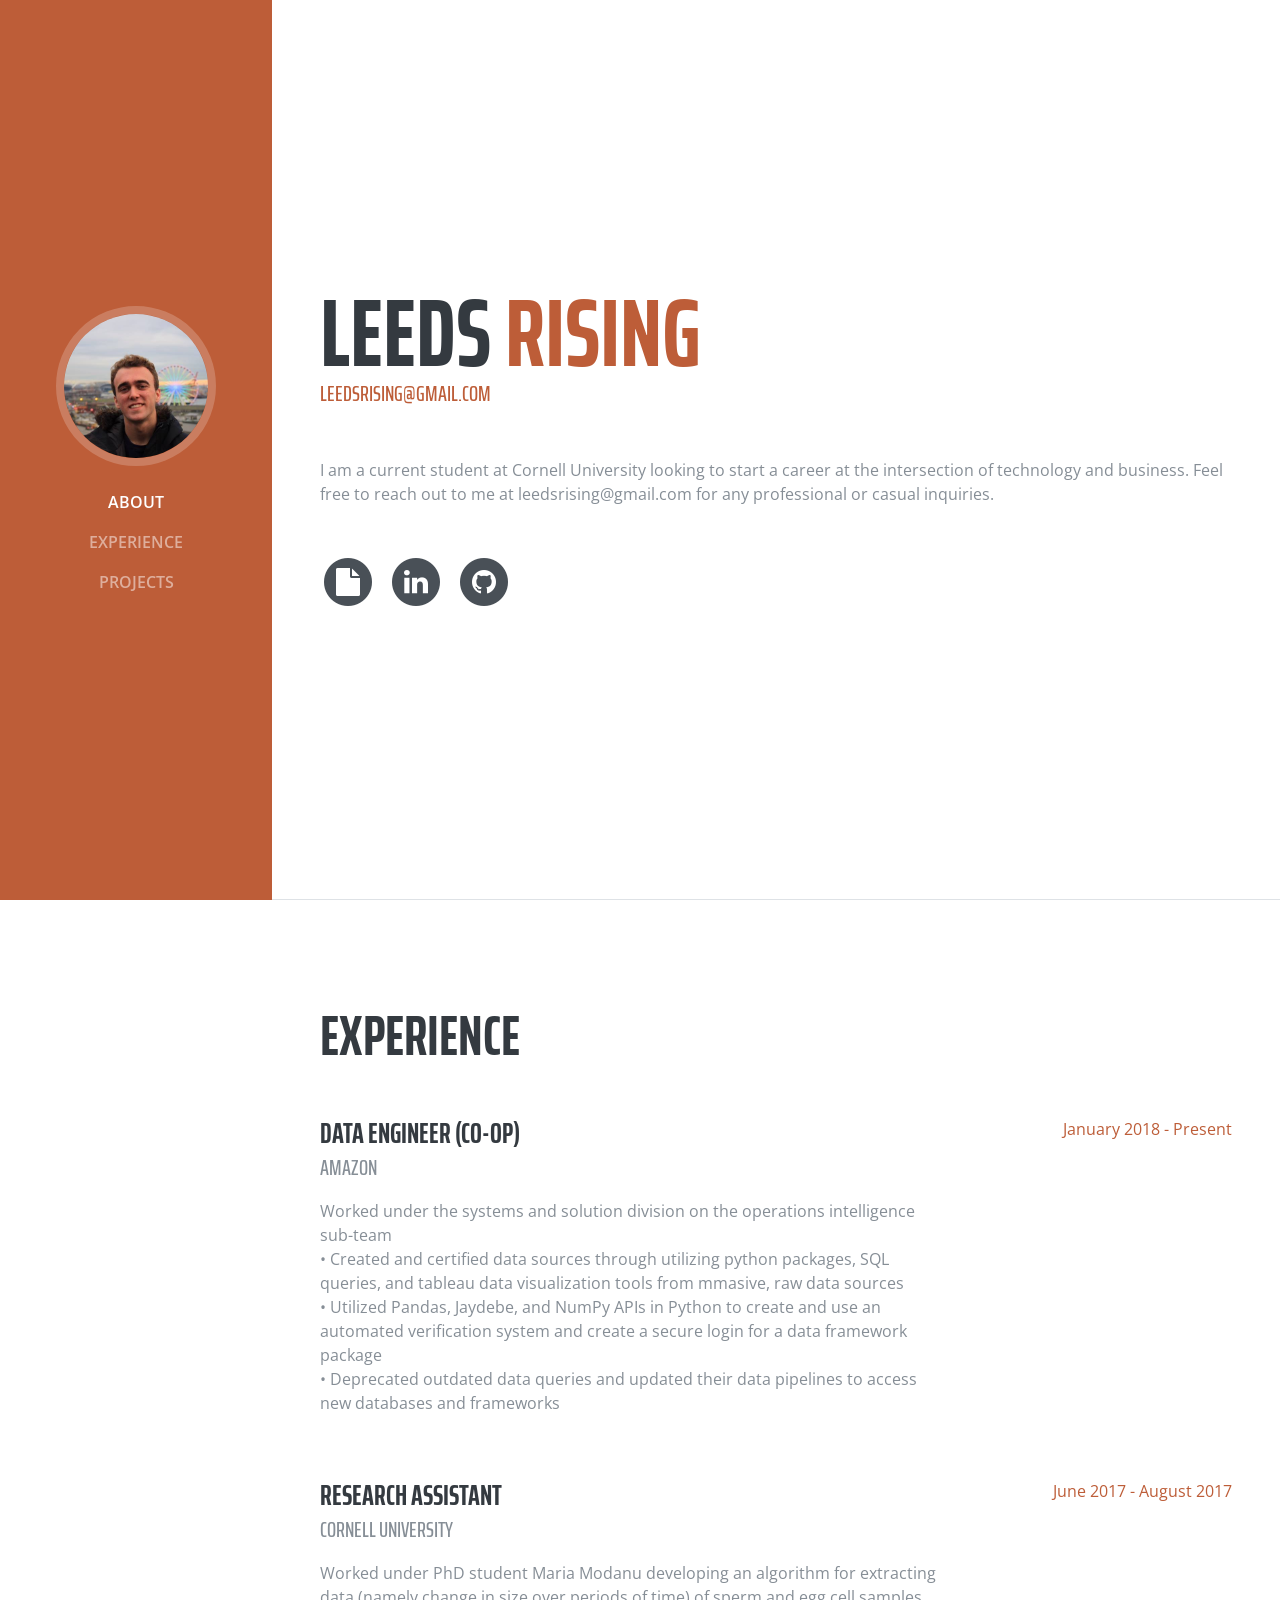
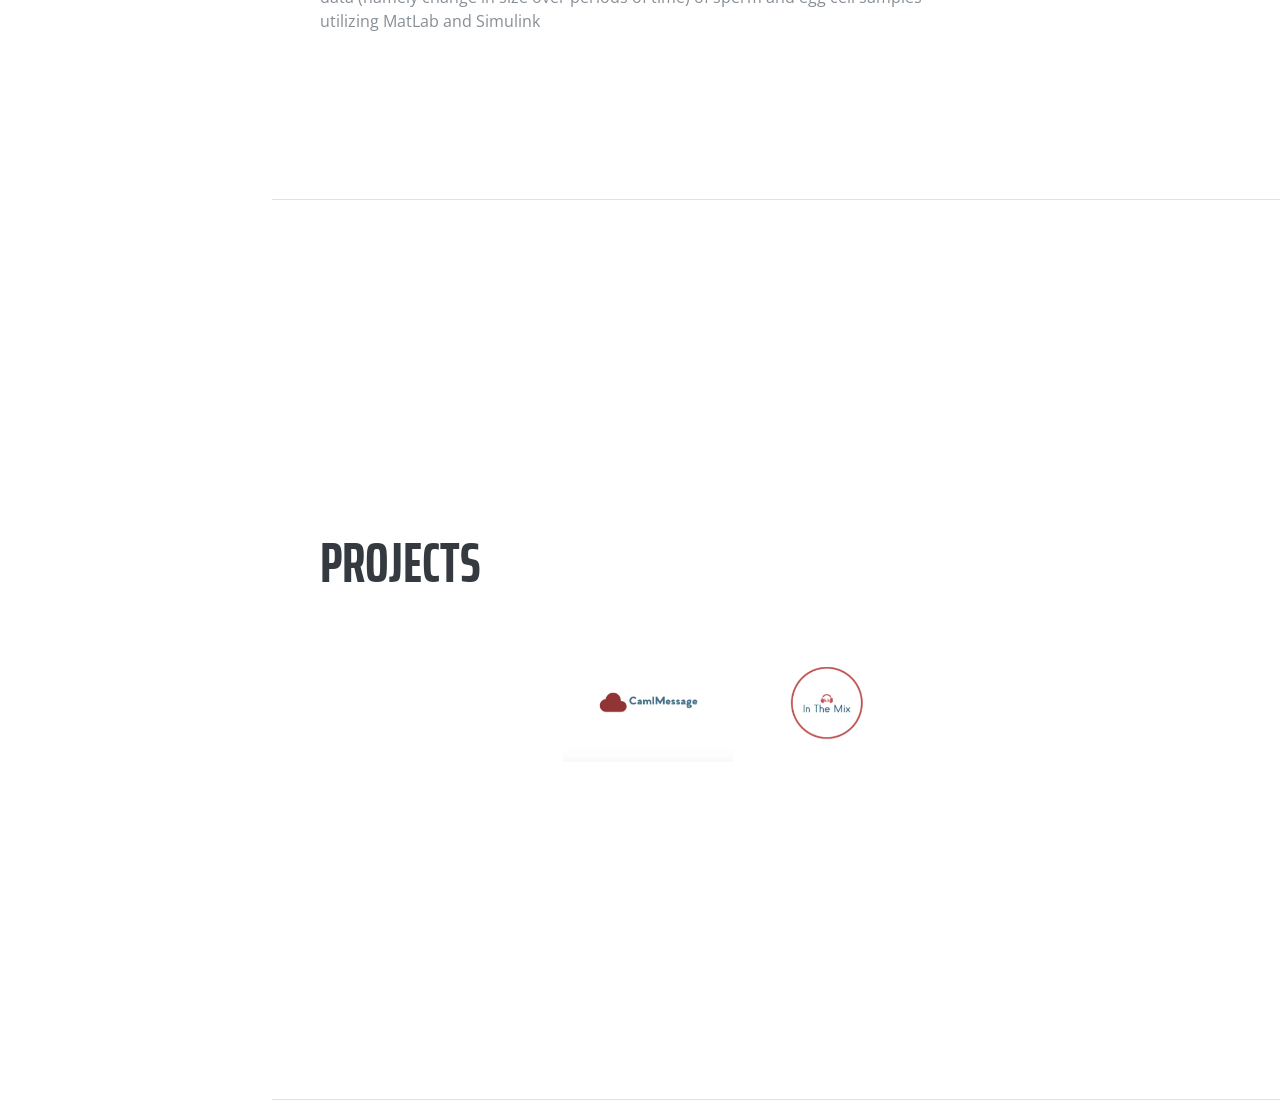
<file: portfolio/index.html>
<!DOCTYPE html>
<html lang="en">

  <head>
    <meta charset="utf-8">
    <meta name="viewport" content="width=device-width, initial-scale=1, shrink-to-fit=no">
    <meta name="description" content="">
    <meta name="author" content="">

    <title>LeedsRising.com</title>

    <!-- Bootstrap core CSS -->
    <link href="vendor/bootstrap/css/bootstrap.min.css" rel="stylesheet">

    <!-- Custom fonts for this template -->
    <link href="https://fonts.googleapis.com/css?family=Saira+Extra+Condensed:100,200,300,400,500,600,700,800,900" rel="stylesheet">
    <link href="https://fonts.googleapis.com/css?family=Open+Sans:300,300i,400,400i,600,600i,700,700i,800,800i" rel="stylesheet">
    <link href="vendor/font-awesome/css/font-awesome.min.css" rel="stylesheet">
    <link href="vendor/devicons/css/devicons.min.css" rel="stylesheet">
    <link href="vendor/simple-line-icons/css/simple-line-icons.css" rel="stylesheet">

    <!-- Custom styles for this template -->
    <link href="css/resume.min.css" rel="stylesheet">
	
    <style>
    .container {
    position: relative;
    width: 50%;
    }

    .image {
    opacity: 1;
    display: block;
    width: 100%;
    height: auto;
    transition: .5s ease;
    backface-visibility: hidden;
    }

    .middle {
    transition: .5s ease;
    opacity: 0;
    position: absolute;
    top: 50%;
    left: 50%;
    transform: translate(-50%, -50%);
    -ms-transform: translate(-50%, -50%);
    text-align: center;
    }

    .container:hover .image {
    opacity: 0.3;
    }

    .container:hover .middle {
    opacity: 1;
    }

    .text {
    background-color: #4CAF50;
    color: white;
    font-size: 16px;
    padding: 16px 32px;
    }
    </style>
  </head>

  <body id="page-top">

    <nav class="navbar navbar-expand-lg navbar-dark bg-primary fixed-top" id="sideNav">
      <a class="navbar-brand js-scroll-trigger" href="#page-top">
        <span class="d-block d-lg-none">Menu</span>
        <span class="d-none d-lg-block">
          <img class="img-fluid img-profile rounded-circle mx-auto mb-2" src="img/profile.jpg" alt="">
        </span>
      </a>
      <button class="navbar-toggler" type="button" data-toggle="collapse" data-target="#navbarSupportedContent" aria-controls="navbarSupportedContent" aria-expanded="false" aria-label="Toggle navigation">
        <span class="navbar-toggler-icon"></span>
      </button>
      <div class="collapse navbar-collapse" id="navbarSupportedContent">
        <ul class="navbar-nav">
          <li class="nav-item">
            <a class="nav-link js-scroll-trigger" href="#about">About</a>
          </li>
          <li class="nav-item">
            <a class="nav-link js-scroll-trigger" href="#experience">Experience</a>
          </li>
          <li class="nav-item">
            <a class="nav-link js-scroll-trigger" href="#projects">Projects</a>
          </li>
        </ul>
      </div>
    </nav>

    <div class="container-fluid p-0">

      <section class="resume-section p-3 p-lg-5 d-flex d-column" id="about">
        <div class="my-auto">
          <h1 class="mb-0">Leeds
            <span class="text-primary">Rising</span>
          </h1>
          <div class="subheading mb-5">
            <a href="mailto:leedsrising@gmail.com">leedsrising@gmail.com</a>
          </div>
          <p class="mb-5">I am a current student at Cornell University looking to start a career at the intersection of technology and business. Feel free to reach out to me at leedsrising@gmail.com for any professional or casual inquiries.</p>
          <ul class="list-inline list-social-icons mb-0">
            <li class="list-inline-item">
              <a href="https://drive.google.com/file/d/1ti0R0lzMTl0nqGcdUQ6bLpYiL36W6e-o/view?usp=sharing">
                <span class="fa-stack fa-lg">
                  <i class="fa fa-circle fa-stack-2x"></i>
                  <i class="fa fa-file fa-stack-1x fa-inverse"></i>
                </span>
              </a>
            </li>
            <li class="list-inline-item">
              <a href="https://www.linkedin.com/in/leedsrising/">
                <span class="fa-stack fa-lg">
                  <i class="fa fa-circle fa-stack-2x"></i>
                  <i class="fa fa-linkedin fa-stack-1x fa-inverse"></i>
                </span>
              </a>
            </li>
            <li class="list-inline-item">
              <a href="mainpage/index.html">
                <span class="fa-stack fa-lg">
                  <i class="fa fa-circle fa-stack-2x"></i>
                  <i class="fa fa-github fa-stack-1x fa-inverse"></i>
                </span>
              </a>
            </li>
          </ul>
        </div>
      </section>

      <section class="resume-section p-3 p-lg-5 d-flex flex-column" id="experience">
        <div class="my-auto">
          <h2 class="mb-5">Experience</h2>

          <div class="resume-item d-flex flex-column flex-md-row mb-5">
            <div class="resume-content mr-auto">
              <h3 class="mb-0">Data Engineer (Co-op)</h3>
              <div class="subheading mb-3">Amazon</div>
              <p>Worked under the systems and solution division on the operations intelligence sub-team<br>
                •	Created and certified data sources through utilizing python packages, SQL queries, and tableau data visualization tools from mmasive, raw data sources<br>
                •	Utilized Pandas, Jaydebe, and NumPy APIs in Python to create and use an automated verification system and create a secure login for a data framework package<br>
                •	Deprecated outdated data queries and updated their data pipelines to access new databases and frameworks   
              </p>
            </div>
            <div class="resume-date text-md-right">
              <span class="text-primary">January 2018 - Present</span>
            </div>
          </div>

          <div class="resume-item d-flex flex-column flex-md-row mb-5">
            <div class="resume-content mr-auto">
              <h3 class="mb-0">Research Assistant</h3>
              <div class="subheading mb-3">Cornell University</div>
              <p>Worked under PhD student Maria Modanu developing an algorithm for extracting data (namely change in size over periods of time) of sperm and egg cell samples utilizing MatLab and Simulink</p>
            </div>
            <div class="resume-date text-md-right">
              <span class="text-primary">June 2017 - August 2017</span>
            </div>
          </div>
        </div>
      </section>
		
        <section class="resume-section p-3 p-lg-5 d-flex flex-column" id="projects">
        <div class="my-auto">
          <h2 class="mb-5">Projects</h2>
            <div class="container">
  		<img src="img/camlmessage.png" alt="Avatar" class="image" style="float: left; width: 40%; margin-right: 2%; margin-bottom: 0.5em;" >
  		<div class="middle">
                  <img src="img/magnifyingglass.png" alt="Avatar" class="image" >
                </div>
            </div>
	    <div class="container">
  		<img src="img/Inthemix.png" alt="Avatar" class="image" style="float: left; width: 40%; margin-right: 2%; margin-bottom: 0.5em;">
  		<div class="middle">
                  <img src="img/magnifyingglass.png" alt="Avatar" class="image" >
                </div>
            </div>
        </div>
      </section>

    </div>

    <!-- Bootstrap core JavaScript -->
    <script src="vendor/jquery/jquery.min.js"></script>
    <script src="vendor/bootstrap/js/bootstrap.bundle.min.js"></script>

    <!-- Plugin JavaScript -->
    <script src="vendor/jquery-easing/jquery.easing.min.js"></script>

    <!-- Custom scripts for this template -->
    <script src="js/resume.min.js"></script>

  </body>

</html>
</file>
<file: portfolio/vendor/simple-line-icons/css/simple-line-icons.css>
@font-face {
  font-family: 'simple-line-icons';
  src: url('../fonts/Simple-Line-Icons.eot?v=2.4.0');
  src: url('../fonts/Simple-Line-Icons.eot?v=2.4.0#iefix') format('embedded-opentype'), url('../fonts/Simple-Line-Icons.woff2?v=2.4.0') format('woff2'), url('../fonts/Simple-Line-Icons.ttf?v=2.4.0') format('truetype'), url('../fonts/Simple-Line-Icons.woff?v=2.4.0') format('woff'), url('../fonts/Simple-Line-Icons.svg?v=2.4.0#simple-line-icons') format('svg');
  font-weight: normal;
  font-style: normal;
}
/*
 Use the following CSS code if you want to have a class per icon.
 Instead of a list of all class selectors, you can use the generic [class*="icon-"] selector, but it's slower:
*/
.icon-user,
.icon-people,
.icon-user-female,
.icon-user-follow,
.icon-user-following,
.icon-user-unfollow,
.icon-login,
.icon-logout,
.icon-emotsmile,
.icon-phone,
.icon-call-end,
.icon-call-in,
.icon-call-out,
.icon-map,
.icon-location-pin,
.icon-direction,
.icon-directions,
.icon-compass,
.icon-layers,
.icon-menu,
.icon-list,
.icon-options-vertical,
.icon-options,
.icon-arrow-down,
.icon-arrow-left,
.icon-arrow-right,
.icon-arrow-up,
.icon-arrow-up-circle,
.icon-arrow-left-circle,
.icon-arrow-right-circle,
.icon-arrow-down-circle,
.icon-check,
.icon-clock,
.icon-plus,
.icon-minus,
.icon-close,
.icon-event,
.icon-exclamation,
.icon-organization,
.icon-trophy,
.icon-screen-smartphone,
.icon-screen-desktop,
.icon-plane,
.icon-notebook,
.icon-mustache,
.icon-mouse,
.icon-magnet,
.icon-energy,
.icon-disc,
.icon-cursor,
.icon-cursor-move,
.icon-crop,
.icon-chemistry,
.icon-speedometer,
.icon-shield,
.icon-screen-tablet,
.icon-magic-wand,
.icon-hourglass,
.icon-graduation,
.icon-ghost,
.icon-game-controller,
.icon-fire,
.icon-eyeglass,
.icon-envelope-open,
.icon-envelope-letter,
.icon-bell,
.icon-badge,
.icon-anchor,
.icon-wallet,
.icon-vector,
.icon-speech,
.icon-puzzle,
.icon-printer,
.icon-present,
.icon-playlist,
.icon-pin,
.icon-picture,
.icon-handbag,
.icon-globe-alt,
.icon-globe,
.icon-folder-alt,
.icon-folder,
.icon-film,
.icon-feed,
.icon-drop,
.icon-drawer,
.icon-docs,
.icon-doc,
.icon-diamond,
.icon-cup,
.icon-calculator,
.icon-bubbles,
.icon-briefcase,
.icon-book-open,
.icon-basket-loaded,
.icon-basket,
.icon-bag,
.icon-action-undo,
.icon-action-redo,
.icon-wrench,
.icon-umbrella,
.icon-trash,
.icon-tag,
.icon-support,
.icon-frame,
.icon-size-fullscreen,
.icon-size-actual,
.icon-shuffle,
.icon-share-alt,
.icon-share,
.icon-rocket,
.icon-question,
.icon-pie-chart,
.icon-pencil,
.icon-note,
.icon-loop,
.icon-home,
.icon-grid,
.icon-graph,
.icon-microphone,
.icon-music-tone-alt,
.icon-music-tone,
.icon-earphones-alt,
.icon-earphones,
.icon-equalizer,
.icon-like,
.icon-dislike,
.icon-control-start,
.icon-control-rewind,
.icon-control-play,
.icon-control-pause,
.icon-control-forward,
.icon-control-end,
.icon-volume-1,
.icon-volume-2,
.icon-volume-off,
.icon-calendar,
.icon-bulb,
.icon-chart,
.icon-ban,
.icon-bubble,
.icon-camrecorder,
.icon-camera,
.icon-cloud-download,
.icon-cloud-upload,
.icon-envelope,
.icon-eye,
.icon-flag,
.icon-heart,
.icon-info,
.icon-key,
.icon-link,
.icon-lock,
.icon-lock-open,
.icon-magnifier,
.icon-magnifier-add,
.icon-magnifier-remove,
.icon-paper-clip,
.icon-paper-plane,
.icon-power,
.icon-refresh,
.icon-reload,
.icon-settings,
.icon-star,
.icon-symbol-female,
.icon-symbol-male,
.icon-target,
.icon-credit-card,
.icon-paypal,
.icon-social-tumblr,
.icon-social-twitter,
.icon-social-facebook,
.icon-social-instagram,
.icon-social-linkedin,
.icon-social-pinterest,
.icon-social-github,
.icon-social-google,
.icon-social-reddit,
.icon-social-skype,
.icon-social-dribbble,
.icon-social-behance,
.icon-social-foursqare,
.icon-social-soundcloud,
.icon-social-spotify,
.icon-social-stumbleupon,
.icon-social-youtube,
.icon-social-dropbox,
.icon-social-vkontakte,
.icon-social-steam {
  font-family: 'simple-line-icons';
  speak: none;
  font-style: normal;
  font-weight: normal;
  font-variant: normal;
  text-transform: none;
  line-height: 1;
  /* Better Font Rendering =========== */
  -webkit-font-smoothing: antialiased;
  -moz-osx-font-smoothing: grayscale;
}
.icon-user:before {
  content: "\e005";
}
.icon-people:before {
  content: "\e001";
}
.icon-user-female:before {
  content: "\e000";
}
.icon-user-follow:before {
  content: "\e002";
}
.icon-user-following:before {
  content: "\e003";
}
.icon-user-unfollow:before {
  content: "\e004";
}
.icon-login:before {
  content: "\e066";
}
.icon-logout:before {
  content: "\e065";
}
.icon-emotsmile:before {
  content: "\e021";
}
.icon-phone:before {
  content: "\e600";
}
.icon-call-end:before {
  content: "\e048";
}
.icon-call-in:before {
  content: "\e047";
}
.icon-call-out:before {
  content: "\e046";
}
.icon-map:before {
  content: "\e033";
}
.icon-location-pin:before {
  content: "\e096";
}
.icon-direction:before {
  content: "\e042";
}
.icon-directions:before {
  content: "\e041";
}
.icon-compass:before {
  content: "\e045";
}
.icon-layers:before {
  content: "\e034";
}
.icon-menu:before {
  content: "\e601";
}
.icon-list:before {
  content: "\e067";
}
.icon-options-vertical:before {
  content: "\e602";
}
.icon-options:before {
  content: "\e603";
}
.icon-arrow-down:before {
  content: "\e604";
}
.icon-arrow-left:before {
  content: "\e605";
}
.icon-arrow-right:before {
  content: "\e606";
}
.icon-arrow-up:before {
  content: "\e607";
}
.icon-arrow-up-circle:before {
  content: "\e078";
}
.icon-arrow-left-circle:before {
  content: "\e07a";
}
.icon-arrow-right-circle:before {
  content: "\e079";
}
.icon-arrow-down-circle:before {
  content: "\e07b";
}
.icon-check:before {
  content: "\e080";
}
.icon-clock:before {
  content: "\e081";
}
.icon-plus:before {
  content: "\e095";
}
.icon-minus:before {
  content: "\e615";
}
.icon-close:before {
  content: "\e082";
}
.icon-event:before {
  content: "\e619";
}
.icon-exclamation:before {
  content: "\e617";
}
.icon-organization:before {
  content: "\e616";
}
.icon-trophy:before {
  content: "\e006";
}
.icon-screen-smartphone:before {
  content: "\e010";
}
.icon-screen-desktop:before {
  content: "\e011";
}
.icon-plane:before {
  content: "\e012";
}
.icon-notebook:before {
  content: "\e013";
}
.icon-mustache:before {
  content: "\e014";
}
.icon-mouse:before {
  content: "\e015";
}
.icon-magnet:before {
  content: "\e016";
}
.icon-energy:before {
  content: "\e020";
}
.icon-disc:before {
  content: "\e022";
}
.icon-cursor:before {
  content: "\e06e";
}
.icon-cursor-move:before {
  content: "\e023";
}
.icon-crop:before {
  content: "\e024";
}
.icon-chemistry:before {
  content: "\e026";
}
.icon-speedometer:before {
  content: "\e007";
}
.icon-shield:before {
  content: "\e00e";
}
.icon-screen-tablet:before {
  content: "\e00f";
}
.icon-magic-wand:before {
  content: "\e017";
}
.icon-hourglass:before {
  content: "\e018";
}
.icon-graduation:before {
  content: "\e019";
}
.icon-ghost:before {
  content: "\e01a";
}
.icon-game-controller:before {
  content: "\e01b";
}
.icon-fire:before {
  content: "\e01c";
}
.icon-eyeglass:before {
  content: "\e01d";
}
.icon-envelope-open:before {
  content: "\e01e";
}
.icon-envelope-letter:before {
  content: "\e01f";
}
.icon-bell:before {
  content: "\e027";
}
.icon-badge:before {
  content: "\e028";
}
.icon-anchor:before {
  content: "\e029";
}
.icon-wallet:before {
  content: "\e02a";
}
.icon-vector:before {
  content: "\e02b";
}
.icon-speech:before {
  content: "\e02c";
}
.icon-puzzle:before {
  content: "\e02d";
}
.icon-printer:before {
  content: "\e02e";
}
.icon-present:before {
  content: "\e02f";
}
.icon-playlist:before {
  content: "\e030";
}
.icon-pin:before {
  content: "\e031";
}
.icon-picture:before {
  content: "\e032";
}
.icon-handbag:before {
  content: "\e035";
}
.icon-globe-alt:before {
  content: "\e036";
}
.icon-globe:before {
  content: "\e037";
}
.icon-folder-alt:before {
  content: "\e039";
}
.icon-folder:before {
  content: "\e089";
}
.icon-film:before {
  content: "\e03a";
}
.icon-feed:before {
  content: "\e03b";
}
.icon-drop:before {
  content: "\e03e";
}
.icon-drawer:before {
  content: "\e03f";
}
.icon-docs:before {
  content: "\e040";
}
.icon-doc:before {
  content: "\e085";
}
.icon-diamond:before {
  content: "\e043";
}
.icon-cup:before {
  content: "\e044";
}
.icon-calculator:before {
  content: "\e049";
}
.icon-bubbles:before {
  content: "\e04a";
}
.icon-briefcase:before {
  content: "\e04b";
}
.icon-book-open:before {
  content: "\e04c";
}
.icon-basket-loaded:before {
  content: "\e04d";
}
.icon-basket:before {
  content: "\e04e";
}
.icon-bag:before {
  content: "\e04f";
}
.icon-action-undo:before {
  content: "\e050";
}
.icon-action-redo:before {
  content: "\e051";
}
.icon-wrench:before {
  content: "\e052";
}
.icon-umbrella:before {
  content: "\e053";
}
.icon-trash:before {
  content: "\e054";
}
.icon-tag:before {
  content: "\e055";
}
.icon-support:before {
  content: "\e056";
}
.icon-frame:before {
  content: "\e038";
}
.icon-size-fullscreen:before {
  content: "\e057";
}
.icon-size-actual:before {
  content: "\e058";
}
.icon-shuffle:before {
  content: "\e059";
}
.icon-share-alt:before {
  content: "\e05a";
}
.icon-share:before {
  content: "\e05b";
}
.icon-rocket:before {
  content: "\e05c";
}
.icon-question:before {
  content: "\e05d";
}
.icon-pie-chart:before {
  content: "\e05e";
}
.icon-pencil:before {
  content: "\e05f";
}
.icon-note:before {
  content: "\e060";
}
.icon-loop:before {
  content: "\e064";
}
.icon-home:before {
  content: "\e069";
}
.icon-grid:before {
  content: "\e06a";
}
.icon-graph:before {
  content: "\e06b";
}
.icon-microphone:before {
  content: "\e063";
}
.icon-music-tone-alt:before {
  content: "\e061";
}
.icon-music-tone:before {
  content: "\e062";
}
.icon-earphones-alt:before {
  content: "\e03c";
}
.icon-earphones:before {
  content: "\e03d";
}
.icon-equalizer:before {
  content: "\e06c";
}
.icon-like:before {
  content: "\e068";
}
.icon-dislike:before {
  content: "\e06d";
}
.icon-control-start:before {
  content: "\e06f";
}
.icon-control-rewind:before {
  content: "\e070";
}
.icon-control-play:before {
  content: "\e071";
}
.icon-control-pause:before {
  content: "\e072";
}
.icon-control-forward:before {
  content: "\e073";
}
.icon-control-end:before {
  content: "\e074";
}
.icon-volume-1:before {
  content: "\e09f";
}
.icon-volume-2:before {
  content: "\e0a0";
}
.icon-volume-off:before {
  content: "\e0a1";
}
.icon-calendar:before {
  content: "\e075";
}
.icon-bulb:before {
  content: "\e076";
}
.icon-chart:before {
  content: "\e077";
}
.icon-ban:before {
  content: "\e07c";
}
.icon-bubble:before {
  content: "\e07d";
}
.icon-camrecorder:before {
  content: "\e07e";
}
.icon-camera:before {
  content: "\e07f";
}
.icon-cloud-download:before {
  content: "\e083";
}
.icon-cloud-upload:before {
  content: "\e084";
}
.icon-envelope:before {
  content: "\e086";
}
.icon-eye:before {
  content: "\e087";
}
.icon-flag:before {
  content: "\e088";
}
.icon-heart:before {
  content: "\e08a";
}
.icon-info:before {
  content: "\e08b";
}
.icon-key:before {
  content: "\e08c";
}
.icon-link:before {
  content: "\e08d";
}
.icon-lock:before {
  content: "\e08e";
}
.icon-lock-open:before {
  content: "\e08f";
}
.icon-magnifier:before {
  content: "\e090";
}
.icon-magnifier-add:before {
  content: "\e091";
}
.icon-magnifier-remove:before {
  content: "\e092";
}
.icon-paper-clip:before {
  content: "\e093";
}
.icon-paper-plane:before {
  content: "\e094";
}
.icon-power:before {
  content: "\e097";
}
.icon-refresh:before {
  content: "\e098";
}
.icon-reload:before {
  content: "\e099";
}
.icon-settings:before {
  content: "\e09a";
}
.icon-star:before {
  content: "\e09b";
}
.icon-symbol-female:before {
  content: "\e09c";
}
.icon-symbol-male:before {
  content: "\e09d";
}
.icon-target:before {
  content: "\e09e";
}
.icon-credit-card:before {
  content: "\e025";
}
.icon-paypal:before {
  content: "\e608";
}
.icon-social-tumblr:before {
  content: "\e00a";
}
.icon-social-twitter:before {
  content: "\e009";
}
.icon-social-facebook:before {
  content: "\e00b";
}
.icon-social-instagram:before {
  content: "\e609";
}
.icon-social-linkedin:before {
  content: "\e60a";
}
.icon-social-pinterest:before {
  content: "\e60b";
}
.icon-social-github:before {
  content: "\e60c";
}
.icon-social-google:before {
  content: "\e60d";
}
.icon-social-reddit:before {
  content: "\e60e";
}
.icon-social-skype:before {
  content: "\e60f";
}
.icon-social-dribbble:before {
  content: "\e00d";
}
.icon-social-behance:before {
  content: "\e610";
}
.icon-social-foursqare:before {
  content: "\e611";
}
.icon-social-soundcloud:before {
  content: "\e612";
}
.icon-social-spotify:before {
  content: "\e613";
}
.icon-social-stumbleupon:before {
  content: "\e614";
}
.icon-social-youtube:before {
  content: "\e008";
}
.icon-social-dropbox:before {
  content: "\e00c";
}
.icon-social-vkontakte:before {
  content: "\e618";
}
.icon-social-steam:before {
  content: "\e620";
}
</file>
<file: portfolio/vendor/devicons/css/devicons.min.css>
/*!
 *  Devicons 1.8.0 made by Theodore Vorillas / http://vorillaz.com 
 */
@font-face{font-family:devicons;src:url(../fonts/devicons.eot?xqxft6);src:url(../fonts/devicons.eot?#iefixxqxft6) format("embedded-opentype"),url(../fonts/devicons.woff?xqxft6) format("woff"),url(../fonts/devicons.ttf?xqxft6) format("truetype"),url(../fonts/devicons.svg?xqxft6#devicons) format("svg");font-weight:400;font-style:normal}.devicons{font-family:devicons;speak:none;font-style:normal;font-weight:400;font-variant:normal;text-transform:none;line-height:1;-webkit-font-smoothing:antialiased;-moz-osx-font-smoothing:grayscale}.devicons-git:before{content:"\e602"}.devicons-git_compare:before{content:"\e628"}.devicons-git_branch:before{content:"\e625"}.devicons-git_commit:before{content:"\e629"}.devicons-git_pull_request:before{content:"\e626"}.devicons-git_merge:before{content:"\e627"}.devicons-bitbucket:before{content:"\e603"}.devicons-github_alt:before{content:"\e608"}.devicons-github_badge:before{content:"\e609"}.devicons-github:before{content:"\e60a"}.devicons-github_full:before{content:"\e617"}.devicons-java:before{content:"\e638"}.devicons-ruby:before{content:"\e639"}.devicons-scala:before{content:"\e637"}.devicons-python:before{content:"\e63c"}.devicons-go:before{content:"\e624"}.devicons-ruby_on_rails:before{content:"\e63b"}.devicons-django:before{content:"\e61d"}.devicons-markdown:before{content:"\e63e"}.devicons-php:before{content:"\e63d"}.devicons-mysql:before{content:"\e604"}.devicons-streamline:before{content:"\e605"}.devicons-database:before{content:"\e606"}.devicons-laravel:before{content:"\e63f"}.devicons-javascript:before{content:"\e64e"}.devicons-angular:before{content:"\e653"}.devicons-backbone:before{content:"\e652"}.devicons-coffeescript:before{content:"\e651"}.devicons-jquery:before{content:"\e650"}.devicons-modernizr:before{content:"\e620"}.devicons-jquery_ui:before{content:"\e654"}.devicons-ember:before{content:"\e61b"}.devicons-dojo:before{content:"\e61c"}.devicons-nodejs:before{content:"\e619"}.devicons-nodejs_small:before{content:"\e618"}.devicons-javascript_shield:before{content:"\e64f"}.devicons-bootstrap:before{content:"\e647"}.devicons-sass:before{content:"\e64b"}.devicons-css3_full:before{content:"\e64a"}.devicons-css3:before{content:"\e649"}.devicons-html5:before{content:"\e636"}.devicons-html5_multimedia:before{content:"\e632"}.devicons-html5_device_access:before{content:"\e633"}.devicons-html5_3d_effects:before{content:"\e635"}.devicons-html5_connectivity:before{content:"\e634"}.devicons-ghost_small:before{content:"\e614"}.devicons-ghost:before{content:"\e61f"}.devicons-magento:before{content:"\e640"}.devicons-joomla:before{content:"\e641"}.devicons-jekyll_small:before{content:"\e60d"}.devicons-drupal:before{content:"\e642"}.devicons-wordpress:before{content:"\e60b"}.devicons-grunt:before{content:"\e64c"}.devicons-bower:before{content:"\e64d"}.devicons-npm:before{content:"\e61e"}.devicons-yahoo_small:before{content:"\e62b"}.devicons-yahoo:before{content:"\e615"}.devicons-bing_small:before{content:"\e600"}.devicons-windows:before{content:"\e60f"}.devicons-linux:before{content:"\e612"}.devicons-ubuntu:before{content:"\e63a"}.devicons-android:before{content:"\e60e"}.devicons-apple:before{content:"\e611"}.devicons-appstore:before{content:"\e613"}.devicons-phonegap:before{content:"\e630"}.devicons-blackberry:before{content:"\e623"}.devicons-stackoverflow:before{content:"\e610"}.devicons-techcrunch:before{content:"\e62c"}.devicons-codrops:before{content:"\e62f"}.devicons-css_tricks:before{content:"\e601"}.devicons-smashing_magazine:before{content:"\e62d"}.devicons-netmagazine:before{content:"\e62e"}.devicons-codepen:before{content:"\e616"}.devicons-cssdeck:before{content:"\e62a"}.devicons-hackernews:before{content:"\e61a"}.devicons-dropbox:before{content:"\e607"}.devicons-google_drive:before{content:"\e631"}.devicons-visualstudio:before{content:"\e60c"}.devicons-unity_small:before{content:"\e621"}.devicons-raspberry_pi:before{content:"\e622"}.devicons-chrome:before{content:"\e643"}.devicons-ie:before{content:"\e644"}.devicons-firefox:before{content:"\e645"}.devicons-opera:before{content:"\e646"}.devicons-safari:before{content:"\e648"}.devicons-swift:before{content:"\e655"}.devicons-symfony:before{content:"\e656"}.devicons-symfony_badge:before{content:"\e657"}.devicons-less:before{content:"\e658"}.devicons-stylus:before{content:"\e659"}.devicons-trello:before{content:"\e65a"}.devicons-atlassian:before{content:"\e65b"}.devicons-jira:before{content:"\e65c"}.devicons-envato:before{content:"\e65d"}.devicons-snap_svg:before{content:"\e65e"}.devicons-raphael:before{content:"\e65f"}.devicons-google_analytics:before{content:"\e660"}.devicons-compass:before{content:"\e661"}.devicons-onedrive:before{content:"\e662"}.devicons-gulp:before{content:"\e663"}.devicons-atom:before{content:"\e664"}.devicons-cisco:before{content:"\e665"}.devicons-nancy:before{content:"\e666"}.devicons-clojure:before{content:"\e668"}.devicons-clojure_alt:before{content:"\e66a"}.devicons-perl:before{content:"\e669"}.devicons-celluloid:before{content:"\e66b"}.devicons-w3c:before{content:"\e66c"}.devicons-redis:before{content:"\e66d"}.devicons-postgresql:before{content:"\e66e"}.devicons-webplatform:before{content:"\e66f"}.devicons-jenkins:before{content:"\e667"}.devicons-requirejs:before{content:"\e670"}.devicons-opensource:before{content:"\e671"}.devicons-typo3:before{content:"\e672"}.devicons-uikit:before{content:"\e673"}.devicons-doctrine:before{content:"\e674"}.devicons-groovy:before{content:"\e675"}.devicons-nginx:before{content:"\e676"}.devicons-haskell:before{content:"\e677"}.devicons-zend:before{content:"\e678"}.devicons-gnu:before{content:"\e679"}.devicons-yeoman:before{content:"\e67a"}.devicons-heroku:before{content:"\e67b"}.devicons-debian:before{content:"\e67d"}.devicons-travis:before{content:"\e67e"}.devicons-dotnet:before{content:"\e67f"}.devicons-codeigniter:before{content:"\e680"}.devicons-javascript_badge:before{content:"\e681"}.devicons-yii:before{content:"\e682"}.devicons-msql_server:before{content:"\e67c"}.devicons-composer:before{content:"\e683"}.devicons-krakenjs_badge:before{content:"\e684"}.devicons-krakenjs:before{content:"\e685"}.devicons-mozilla:before{content:"\e686"}.devicons-firebase:before{content:"\e687"}.devicons-sizzlejs:before{content:"\e688"}.devicons-creativecommons:before{content:"\e689"}.devicons-creativecommons_badge:before{content:"\e68a"}.devicons-mitlicence:before{content:"\e68b"}.devicons-senchatouch:before{content:"\e68c"}.devicons-bugsense:before{content:"\e68d"}.devicons-extjs:before{content:"\e68e"}.devicons-mootools_badge:before{content:"\e68f"}.devicons-mootools:before{content:"\e690"}.devicons-ruby_rough:before{content:"\e691"}.devicons-komodo:before{content:"\e692"}.devicons-coda:before{content:"\e693"}.devicons-bintray:before{content:"\e694"}.devicons-terminal:before{content:"\e695"}.devicons-code:before{content:"\e696"}.devicons-responsive:before{content:"\e697"}.devicons-dart:before{content:"\e698"}.devicons-aptana:before{content:"\e699"}.devicons-mailchimp:before{content:"\e69a"}.devicons-netbeans:before{content:"\e69b"}.devicons-dreamweaver:before{content:"\e69c"}.devicons-brackets:before{content:"\e69d"}.devicons-eclipse:before{content:"\e69e"}.devicons-cloud9:before{content:"\e69f"}.devicons-scrum:before{content:"\e6a0"}.devicons-prolog:before{content:"\e6a1"}.devicons-terminal_badge:before{content:"\e6a2"}.devicons-code_badge:before{content:"\e6a3"}.devicons-mongodb:before{content:"\e6a4"}.devicons-meteor:before{content:"\e6a5"}.devicons-meteorfull:before{content:"\e6a6"}.devicons-fsharp:before{content:"\e6a7"}.devicons-rust:before{content:"\e6a8"}.devicons-ionic:before{content:"\e6a9"}.devicons-sublime:before{content:"\e6aa"}.devicons-appcelerator:before{content:"\e6ab"}.devicons-asterisk:before{content:"\e6ac"}.devicons-aws:before{content:"\e6ad"}.devicons-digital-ocean:before{content:"\e6ae"}.devicons-dlang:before{content:"\e6af"}.devicons-docker:before{content:"\e6b0"}.devicons-erlang:before{content:"\e6b1"}.devicons-google-cloud-platform:before{content:"\e6b2"}.devicons-grails:before{content:"\e6b3"}.devicons-illustrator:before{content:"\e6b4"}.devicons-intellij:before{content:"\e6b5"}.devicons-materializecss:before{content:"\e6b6"}.devicons-openshift:before{content:"\e6b7"}.devicons-photoshop:before{content:"\e6b8"}.devicons-rackspace:before{content:"\e6b9"}.devicons-react:before{content:"\e6ba"}.devicons-redhat:before{content:"\e6bb"}.devicons-scriptcs:before{content:"\e6bc"}.devicons-sqllite:before{content:"\e6c4"}.devicons-vim:before{content:"\e6c5"}
</file>
<file: portfolio/css/resume.min.css>
body{font-family:'Open Sans',serif;padding-top:54px;color:#868e96}@media (min-width:992px){body{padding-top:0;padding-left:17rem}}h1,h2,h3,h4,h5,h6{font-family:'Saira Extra Condensed',serif;font-weight:700;text-transform:uppercase;color:#343a40}h1{font-size:6rem;line-height:5.5rem}h2{font-size:3.5rem}.subheading{text-transform:uppercase;font-weight:500;font-family:'Saira Extra Condensed',serif;font-size:1.35rem}.list-social-icons a{color:#495057}.list-social-icons a:hover{color:#bd5d38}.list-social-icons a .fa-lg{font-size:1.75rem}.list-icons{font-size:3rem}.list-icons .list-inline-item i:hover{color:#bd5d38}#sideNav .navbar-nav .nav-item .nav-link{font-weight:600;text-transform:uppercase}@media (min-width:992px){#sideNav{text-align:center;position:fixed;top:0;left:0;display:flex;flex-direction:column;width:17rem;height:100vh}#sideNav .navbar-brand{display:flex;margin:auto auto 0;padding:.5rem}#sideNav .navbar-brand .img-profile{max-width:10rem;max-height:10rem;border:.5rem solid rgba(255,255,255,.2)}#sideNav .navbar-collapse{display:flex;align-items:flex-start;flex-grow:0;width:100%;margin-bottom:auto}#sideNav .navbar-collapse .navbar-nav{flex-direction:column;width:100%}#sideNav .navbar-collapse .navbar-nav .nav-item{display:block}#sideNav .navbar-collapse .navbar-nav .nav-item .nav-link{display:block}}section.resume-section{border-bottom:1px solid #dee2e6;padding-top:5rem!important;padding-bottom:5rem!important}section.resume-section .resume-item .resume-date{min-width:none}@media (min-width:768px){section.resume-section{min-height:100vh}section.resume-section .resume-item .resume-date{min-width:18rem}}@media (min-width:992px){section.resume-section{padding-top:3rem!important;padding-bottom:3rem!important}}.bg-primary{background-color:#bd5d38!important}.text-primary{color:#bd5d38!important}a{color:#bd5d38}a:active,a:focus,a:hover{color:#824027}
</file>
